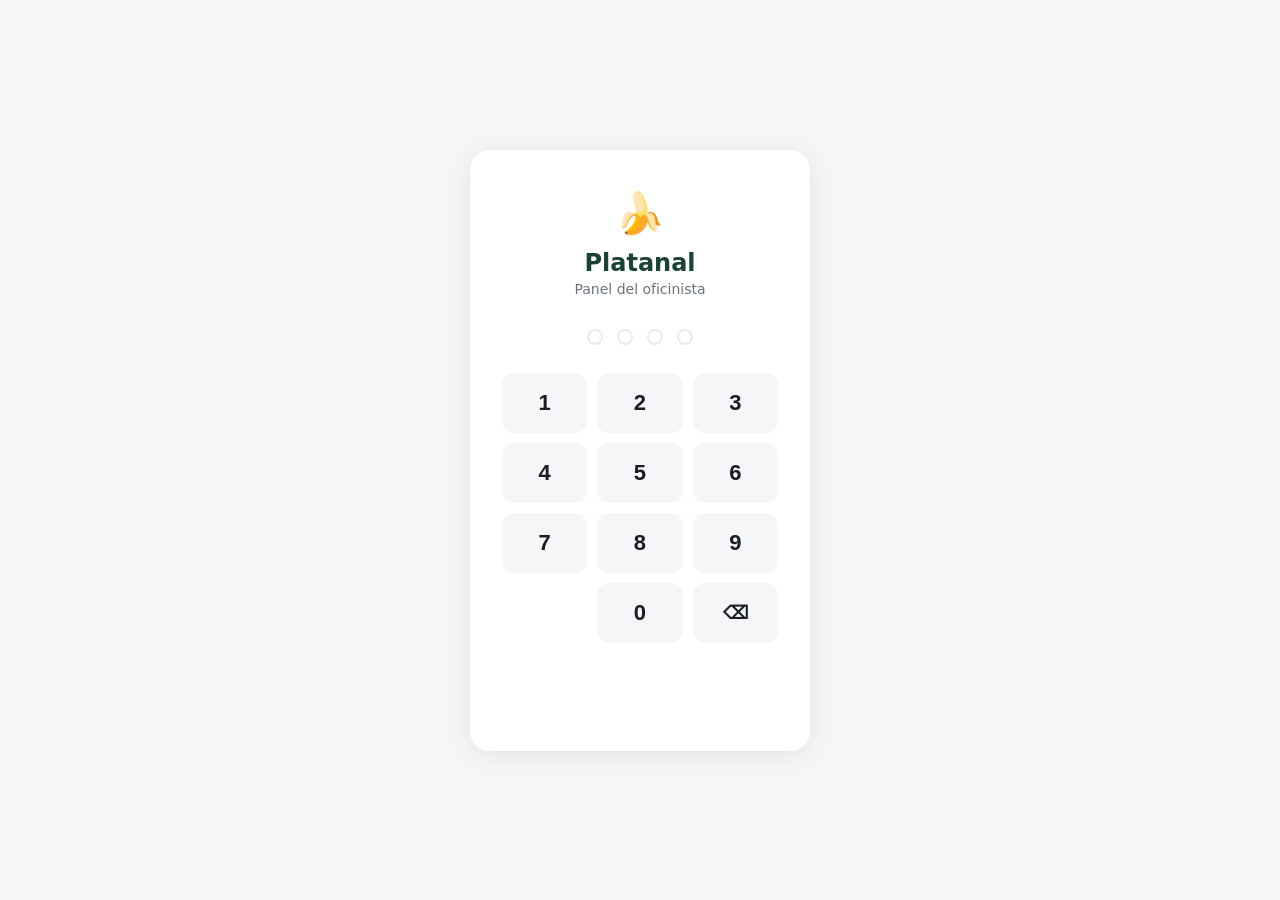
<file: oficinista/index.html>
<!DOCTYPE html>
<html lang="es">
<head>
  <meta charset="UTF-8">
  <meta name="viewport" content="width=device-width, initial-scale=1.0, maximum-scale=1.0">
  <title>Platanal — Oficinista</title>
  <style>
    * { box-sizing: border-box; margin: 0; padding: 0; }
    :root {
      --verde: #1B4332; --verde2: #2D6A4F;
      --fondo: #F4F6F8; --card: #FFFFFF; --texto: #1A1D23;
      --sub: #6B7280; --borde: #E8ECF0; --rojo: #EF4444;
      --azul: #3B82F6;
    }
    body { font-family: 'Segoe UI', system-ui, sans-serif; background: var(--fondo); color: var(--texto); min-height: 100vh; }

    /* ── PIN ── */
    #screen-pin { min-height: 100vh; display: flex; align-items: center; justify-content: center; padding: 20px; }
    .pin-box { background: var(--card); border-radius: 20px; padding: 40px 32px; max-width: 340px; width: 100%; box-shadow: 0 4px 24px rgba(0,0,0,0.08); text-align: center; }
    .pin-logo { font-size: 40px; margin-bottom: 12px; }
    .pin-box h1 { font-size: 24px; font-weight: 800; color: var(--verde); margin-bottom: 4px; }
    .pin-box > p { color: var(--sub); font-size: 14px; margin-bottom: 32px; }
    .pin-dots { display: flex; gap: 14px; justify-content: center; margin-bottom: 28px; }
    .pin-dot { width: 16px; height: 16px; border-radius: 50%; border: 2px solid var(--borde); background: transparent; transition: all 0.15s; }
    .pin-dot.filled { background: var(--verde); border-color: var(--verde); }
    .pin-dot.error { background: var(--rojo); border-color: var(--rojo); }
    .pin-numpad { display: grid; grid-template-columns: repeat(3, 1fr); gap: 10px; margin-bottom: 16px; }
    .pin-key { height: 60px; border-radius: 12px; border: none; background: var(--fondo); font-size: 22px; font-weight: 600; color: var(--texto); cursor: pointer; transition: background 0.1s; -webkit-tap-highlight-color: transparent; }
    .pin-key:active { background: var(--borde); }
    .pin-key.delete { font-size: 18px; }
    .pin-key.empty { background: transparent; cursor: default; pointer-events: none; }
    .pin-error { color: var(--rojo); font-size: 13px; min-height: 20px; }

    /* ── DASHBOARD ── */
    #screen-dashboard { display: none; max-width: 600px; margin: 0 auto; padding: 16px; }
    .dash-header { display: flex; justify-content: space-between; align-items: center; padding: 16px 0 20px; border-bottom: 1px solid var(--borde); margin-bottom: 20px; flex-wrap: wrap; gap: 10px; }
    .dash-header h1 { font-size: 20px; font-weight: 800; color: var(--verde); }
    .dash-header-sub { font-size: 12px; color: var(--sub); margin-top: 2px; }
    .dash-badges { display: flex; gap: 6px; flex-wrap: wrap; }
    .badge { padding: 3px 10px; border-radius: 20px; font-size: 11px; font-weight: 600; }
    .badge-pend { background: #FEF3C7; color: #92400E; }
    .badge-env { background: #D1FAE5; color: #065F46; }

    /* Card */
    .albaran-card { background: var(--card); border-radius: 14px; margin-bottom: 12px; border: 1px solid var(--borde); overflow: hidden; }
    .albaran-card.pendiente { border-color: #A7F3D0; }
    .card-header-row { display: flex; justify-content: space-between; align-items: center; padding: 14px 16px; cursor: pointer; -webkit-tap-highlight-color: transparent; }
    .card-finca { font-size: 15px; font-weight: 700; }
    .card-cosechero { font-size: 12px; color: var(--sub); margin-top: 2px; }
    .card-badge-pend { background: #FEF3C7; color: #92400E; font-size: 11px; font-weight: 600; padding: 3px 10px; border-radius: 20px; white-space: nowrap; }
    .card-badge-env { background: #D1FAE5; color: #065F46; font-size: 11px; font-weight: 600; padding: 3px 10px; border-radius: 20px; white-space: nowrap; }
    .card-body-wrap { padding: 0 16px 16px; }

    /* Grid categorías */
    .cat-grid { display: grid; grid-template-columns: repeat(3, 1fr); gap: 8px; margin-bottom: 12px; }
    .cat-cell { background: var(--fondo); border-radius: 10px; padding: 10px 8px; text-align: center; border: 2px solid transparent; transition: border-color 0.15s; }
    .cat-cell.editada { border-color: #FCA5A5; background: #FEF2F2; }
    .cat-label { font-size: 10px; color: var(--sub); margin-bottom: 4px; text-transform: uppercase; letter-spacing: 0.3px; }
    .cat-valor { font-size: 22px; font-weight: 800; color: var(--texto); width: 60px; border: none; background: transparent; text-align: center; outline: none; padding: 0; border-bottom: 2px dashed transparent; transition: border-color 0.15s; }
    .cat-valor:focus { border-bottom-color: var(--azul); }
    .cat-unit { font-size: 10px; color: var(--sub); margin-top: 2px; }

    /* Total + botones */
    .total-row { background: var(--fondo); border-radius: 8px; padding: 10px 14px; display: flex; justify-content: space-between; align-items: center; margin-bottom: 14px; }
    .total-label { font-size: 13px; color: var(--sub); }
    .total-valor { font-size: 16px; font-weight: 800; color: var(--verde); }
    .card-actions { display: flex; gap: 10px; }
    .btn-enviar { flex: 1; background: var(--verde); color: white; border: none; border-radius: 10px; padding: 14px; font-size: 14px; font-weight: 700; cursor: pointer; transition: background 0.15s; -webkit-tap-highlight-color: transparent; }
    .btn-enviar:active { background: var(--verde2); }
    .btn-enviar:disabled { background: var(--borde); color: var(--sub); cursor: not-allowed; }
    .btn-pendiente { background: #EFF6FF; color: var(--azul); border: none; border-radius: 10px; padding: 14px 18px; font-size: 13px; font-weight: 600; cursor: pointer; -webkit-tap-highlight-color: transparent; line-height: 1.4; }

    /* Toast */
    .toast { position: fixed; bottom: 24px; left: 50%; transform: translateX(-50%); background: var(--verde); color: white; padding: 12px 24px; border-radius: 12px; font-size: 14px; font-weight: 600; box-shadow: 0 4px 20px rgba(0,0,0,0.15); opacity: 0; transition: opacity 0.3s; pointer-events: none; white-space: nowrap; z-index: 1000; }
    .toast.show { opacity: 1; }
    .loading-txt { display: flex; align-items: center; justify-content: center; padding: 40px; color: var(--sub); font-size: 14px; }
  </style>
</head>
<body>

<!-- PANTALLA PIN -->
<div id="screen-pin">
  <div class="pin-box">
    <div class="pin-logo">🍌</div>
    <h1>Platanal</h1>
    <p>Panel del oficinista</p>
    <div class="pin-dots" id="pin-dots">
      <div class="pin-dot"></div>
      <div class="pin-dot"></div>
      <div class="pin-dot"></div>
      <div class="pin-dot"></div>
    </div>
    <div class="pin-numpad">
      <button class="pin-key" onclick="pinKey('1')">1</button>
      <button class="pin-key" onclick="pinKey('2')">2</button>
      <button class="pin-key" onclick="pinKey('3')">3</button>
      <button class="pin-key" onclick="pinKey('4')">4</button>
      <button class="pin-key" onclick="pinKey('5')">5</button>
      <button class="pin-key" onclick="pinKey('6')">6</button>
      <button class="pin-key" onclick="pinKey('7')">7</button>
      <button class="pin-key" onclick="pinKey('8')">8</button>
      <button class="pin-key" onclick="pinKey('9')">9</button>
      <div class="pin-key empty"></div>
      <button class="pin-key" onclick="pinKey('0')">0</button>
      <button class="pin-key delete" onclick="pinDelete()">⌫</button>
    </div>
    <p class="pin-error" id="pin-error"></p>
  </div>
</div>

<!-- PANTALLA DASHBOARD -->
<div id="screen-dashboard">
  <div class="dash-header">
    <div>
      <h1>📋 Albaranes</h1>
      <div class="dash-header-sub" id="dash-sub">Cargando...</div>
    </div>
    <div class="dash-badges">
      <span class="badge badge-pend" id="badge-pend" style="display:none"></span>
      <span class="badge badge-env" id="badge-env" style="display:none"></span>
    </div>
  </div>
  <div id="albaranes-list">
    <div class="loading-txt">Cargando albaranes...</div>
  </div>
</div>

<div class="toast" id="toast"></div>

<script>
const N8N = 'https://n8n-n8n.cvqmib.easypanel.host/webhook';
const PIN_LS_KEY = 'platanal_pin_token';
const PIN_TTL = 30 * 24 * 60 * 60 * 1000;
const KG = { cajas_extra: 10, cajas_mercadona: 16.5, cajas_primera: 18, cajas_segunda: 10, kg_desecho: 1, kg_dedos: 0 };
const CATS = [
  { key: 'cajas_extra',     label: 'Extra',     unit: 'cajas' },
  { key: 'cajas_primera',   label: 'Primera',   unit: 'cajas' },
  { key: 'cajas_mercadona', label: 'Mercadona', unit: 'cajas' },
  { key: 'cajas_segunda',   label: 'Segunda',   unit: 'cajas' },
  { key: 'kg_desecho',      label: 'Desecho',   unit: 'kg'    },
  { key: 'kg_dedos',        label: 'Dedos',     unit: 'cajas' },
];

// ── PIN ──
let pinBuffer = '', pinBloqueado = false, pinIntentos = 0;

function pinKey(d) {
  if (pinBloqueado || pinBuffer.length >= 4) return;
  pinBuffer += d;
  renderDots();
  if (pinBuffer.length === 4) validarPin();
}

function pinDelete() {
  pinBuffer = pinBuffer.slice(0, -1);
  renderDots();
  document.getElementById('pin-error').textContent = '';
}

function renderDots() {
  document.querySelectorAll('.pin-dot').forEach((dot, i) => {
    dot.classList.toggle('filled', i < pinBuffer.length);
    dot.classList.remove('error');
  });
}

async function validarPin() {
  try {
    const r = await fetch(`${N8N}/platanal/validar-pin`, {
      method: 'POST',
      headers: { 'Content-Type': 'application/json' },
      body: JSON.stringify({ pin: pinBuffer })
    });
    const data = await r.json();
    if (data.ok) {
      localStorage.setItem(PIN_LS_KEY, JSON.stringify({ expires: Date.now() + PIN_TTL }));
      pinIntentos = 0;
      mostrarDashboard();
    } else {
      pinIntentos++;
      pinBuffer = '';
      document.querySelectorAll('.pin-dot').forEach(d => { d.classList.remove('filled'); d.classList.add('error'); });
      if (pinIntentos >= 3) {
        pinBloqueado = true;
        document.getElementById('pin-error').textContent = 'Demasiados intentos. Espera 5 minutos.';
        setTimeout(() => { pinBloqueado = false; pinIntentos = 0; document.getElementById('pin-error').textContent = ''; }, 5 * 60 * 1000);
      } else {
        document.getElementById('pin-error').textContent = 'PIN incorrecto';
        setTimeout(() => document.querySelectorAll('.pin-dot').forEach(d => d.classList.remove('error')), 600);
      }
    }
  } catch(e) {
    pinBuffer = '';
    document.getElementById('pin-error').textContent = 'Error de conexión. Reintenta.';
  }
}

function checkPinGuardado() {
  try {
    const s = JSON.parse(localStorage.getItem(PIN_LS_KEY) || 'null');
    return s && s.expires > Date.now();
  } catch(e) { return false; }
}

// ── DASHBOARD ──
let albaranes = [], expandedId = null, pollingTimer = null;

function mostrarDashboard() {
  document.getElementById('screen-pin').style.display = 'none';
  document.getElementById('screen-dashboard').style.display = 'block';
  cargarAlbaranes();
  pollingTimer = setInterval(cargarAlbaranes, 30000);
}

async function cargarAlbaranes() {
  try {
    const r = await fetch(`${N8N}/platanal/albaranes`);
    albaranes = await r.json();
    renderAlbaranes();
    actualizarHeader();
  } catch(e) { console.error('Error cargando albaranes:', e); }
}

function actualizarHeader() {
  const ahora = new Date();
  document.getElementById('dash-sub').textContent =
    ahora.toLocaleDateString('es-ES', { weekday: 'long', day: 'numeric', month: 'long' }) +
    ' · actualizado ' + ahora.toLocaleTimeString('es-ES', { hour: '2-digit', minute: '2-digit' });
  const np = albaranes.filter(a => a.estado === 'pendiente').length;
  const ne = albaranes.filter(a => a.estado === 'enviado').length;
  const bp = document.getElementById('badge-pend');
  const be = document.getElementById('badge-env');
  bp.style.display = np ? 'inline' : 'none';
  bp.textContent = `${np} pendiente${np !== 1 ? 's' : ''}`;
  be.style.display = ne ? 'inline' : 'none';
  be.textContent = `${ne} enviado${ne !== 1 ? 's' : ''}`;
}

function renderAlbaranes() {
  const pend = albaranes.filter(a => a.estado === 'pendiente');
  const env  = albaranes.filter(a => a.estado === 'enviado');
  if (!pend.length && !env.length) {
    document.getElementById('albaranes-list').innerHTML = '<div class="loading-txt">Sin albaranes hoy</div>';
    return;
  }
  if (!expandedId && pend.length) expandedId = pend[0].id;
  document.getElementById('albaranes-list').innerHTML = [...pend, ...env].map(renderCard).join('');
}

function calcKg(a) {
  return Object.entries(KG).reduce((sum, [k, kgUnit]) => sum + (a[k] || 0) * kgUnit, 0);
}

function renderCard(a) {
  const expanded = a.id === expandedId;
  const pend = a.estado === 'pendiente';
  const hora = new Date(a.created_at).toLocaleTimeString('es-ES', { hour: '2-digit', minute: '2-digit' });
  const kg = calcKg(a);
  return `
<div class="albaran-card ${pend ? 'pendiente' : ''}" id="card-${a.id}">
  <div class="card-header-row" onclick="toggleCard('${a.id}')">
    <div>
      <div class="card-finca">${a.finca_nombre}</div>
      <div class="card-cosechero">${a.cosechero_nombre} · ${hora}</div>
    </div>
    <span class="card-badge-${pend ? 'pend' : 'env'}">${pend ? '● Pendiente' : '✓ Enviado'}</span>
  </div>
  ${expanded ? `
  <div class="card-body-wrap">
    <div class="cat-grid">
      ${CATS.map(c => `
      <div class="cat-cell" id="cell-${a.id}-${c.key}">
        <div class="cat-label">${c.label}</div>
        <input class="cat-valor" id="inp-${a.id}-${c.key}" type="number" min="0" inputmode="numeric"
          value="${a[c.key] || 0}" ${!pend ? 'readonly' : ''}
          onblur="guardarCampo('${a.id}','${c.key}',this)"
          onkeydown="if(event.key==='Enter')this.blur()">
        <div class="cat-unit">${c.unit}</div>
      </div>`).join('')}
    </div>
    <div class="total-row">
      <span class="total-label">Total estimado</span>
      <span class="total-valor" id="total-${a.id}">${kg.toLocaleString('es-ES')} kg</span>
    </div>
    ${pend ? `
    <div class="card-actions">
      <button class="btn-enviar" onclick="enviarAlbaran('${a.id}')">✓ Enviar al cosechero</button>
      <button class="btn-pendiente" onclick="toggleCard(null)">Dejar<br>pendiente</button>
    </div>` : ''}
  </div>` : ''}
</div>`;
}

function toggleCard(id) {
  expandedId = expandedId === id ? null : id;
  renderAlbaranes();
}

async function guardarCampo(id, campo, input) {
  const valor = parseFloat(input.value) || 0;
  const a = albaranes.find(x => x.id === id);
  if (!a || a[campo] === valor) return;
  a[campo] = valor;
  document.getElementById(`cell-${id}-${campo}`)?.classList.add('editada');
  const totalEl = document.getElementById(`total-${id}`);
  if (totalEl) totalEl.textContent = calcKg(a).toLocaleString('es-ES') + ' kg';
  try {
    await fetch(`${N8N}/platanal/actualizar-albaran`, {
      method: 'POST',
      headers: { 'Content-Type': 'application/json' },
      body: JSON.stringify({ id, campo, valor })
    });
  } catch(e) { console.error('Error guardando campo:', e); }
}

async function enviarAlbaran(id) {
  const btn = document.querySelector(`#card-${id} .btn-enviar`);
  if (btn) { btn.disabled = true; btn.textContent = 'Enviando...'; }
  try {
    await fetch(`${N8N}/platanal/enviar-albaran`, {
      method: 'POST',
      headers: { 'Content-Type': 'application/json' },
      body: JSON.stringify({ id })
    });
    const a = albaranes.find(x => x.id === id);
    if (a) a.estado = 'enviado';
    expandedId = null;
    renderAlbaranes();
    mostrarToast('✓ Albarán enviado al cosechero');
  } catch(e) {
    if (btn) { btn.disabled = false; btn.textContent = '✓ Enviar al cosechero'; }
    mostrarToast('Error al enviar. Reintenta.');
  }
}

function mostrarToast(msg) {
  const t = document.getElementById('toast');
  t.textContent = msg;
  t.classList.add('show');
  setTimeout(() => t.classList.remove('show'), 3000);
}

// ── INIT ──
if (checkPinGuardado()) {
  mostrarDashboard();
} else {
  document.getElementById('screen-pin').style.display = 'flex';
}
</script>
</body>
</html>
</file>
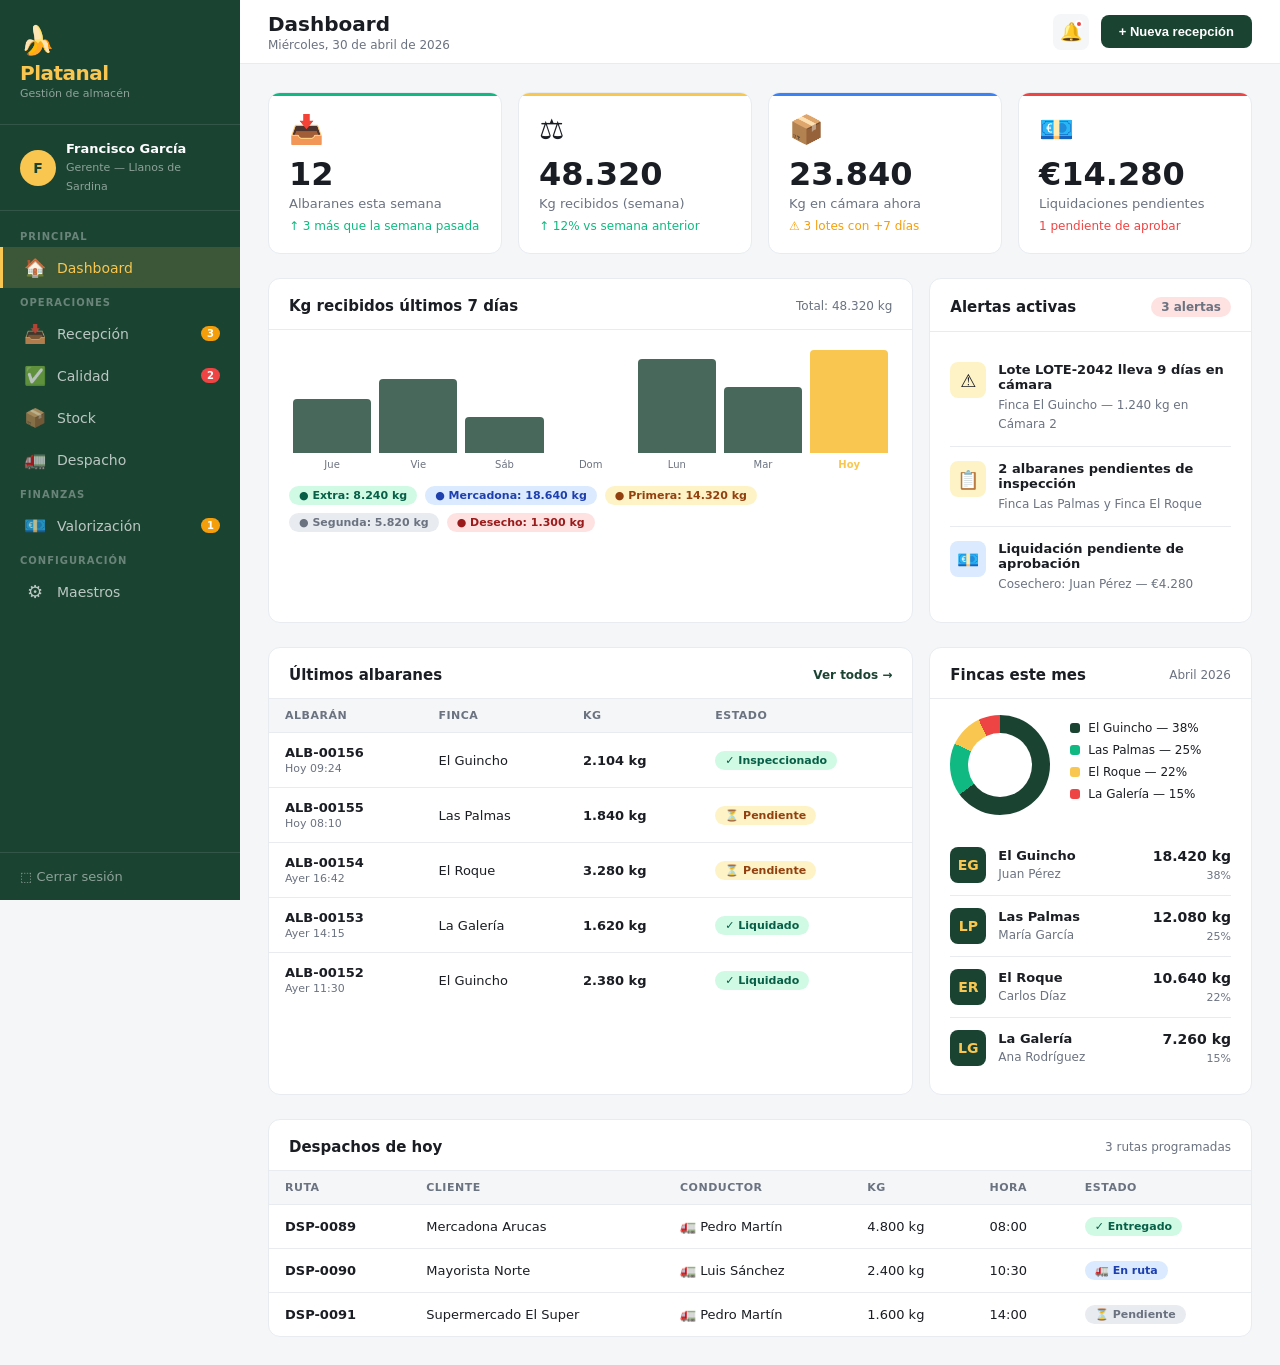
<file: mockup.html>
<!DOCTYPE html>
<html lang="es">
<head>
  <meta charset="UTF-8">
  <meta name="viewport" content="width=device-width, initial-scale=1.0">
  <title>Platanal — Mockup Visual</title>
  <style>
    * { box-sizing: border-box; margin: 0; padding: 0; }
    :root {
      --verde: #1B4332;
      --verde2: #2D6A4F;
      --amarillo: #F9C74F;
      --blanco: #FFFFFF;
      --gris: #F4F6F8;
      --gris2: #E8ECF0;
      --texto: #1A1D23;
      --subtexto: #6B7280;
      --rojo: #EF4444;
      --naranja: #F59E0B;
      --azul: #3B82F6;
      --verde-ok: #10B981;
    }
    body { font-family: 'Segoe UI', system-ui, sans-serif; background: var(--gris); color: var(--texto); display: flex; min-height: 100vh; }

    /* SIDEBAR */
    .sidebar {
      width: 240px;
      background: var(--verde);
      min-height: 100vh;
      display: flex;
      flex-direction: column;
      position: fixed;
      left: 0; top: 0; bottom: 0;
      z-index: 100;
    }
    .sidebar-logo {
      padding: 24px 20px;
      border-bottom: 1px solid rgba(255,255,255,0.1);
    }
    .sidebar-logo .logo-icon { font-size: 28px; }
    .sidebar-logo h1 { color: var(--amarillo); font-size: 20px; font-weight: 800; letter-spacing: -0.5px; margin-top: 4px; }
    .sidebar-logo p { color: rgba(255,255,255,0.5); font-size: 11px; margin-top: 2px; }

    .sidebar-user {
      padding: 16px 20px;
      border-bottom: 1px solid rgba(255,255,255,0.1);
      display: flex;
      align-items: center;
      gap: 10px;
    }
    .avatar {
      width: 36px; height: 36px;
      background: var(--amarillo);
      border-radius: 50%;
      display: flex; align-items: center; justify-content: center;
      font-weight: 700; color: var(--verde); font-size: 14px;
    }
    .sidebar-user-info { flex: 1; }
    .sidebar-user-info strong { color: white; font-size: 13px; display: block; }
    .sidebar-user-info span { color: rgba(255,255,255,0.5); font-size: 11px; }

    .sidebar-nav { flex: 1; padding: 12px 0; overflow-y: auto; }
    .nav-section { padding: 8px 20px 4px; color: rgba(255,255,255,0.35); font-size: 10px; font-weight: 700; text-transform: uppercase; letter-spacing: 1px; }
    .nav-item {
      display: flex; align-items: center; gap: 10px;
      padding: 10px 20px;
      color: rgba(255,255,255,0.7);
      cursor: pointer;
      transition: all 0.15s;
      font-size: 14px;
      border-left: 3px solid transparent;
      margin: 1px 0;
    }
    .nav-item:hover { background: rgba(255,255,255,0.08); color: white; }
    .nav-item.active { background: rgba(249,199,79,0.15); color: var(--amarillo); border-left-color: var(--amarillo); }
    .nav-item .icon { font-size: 18px; width: 24px; text-align: center; }
    .nav-item .badge { margin-left: auto; background: var(--rojo); color: white; font-size: 10px; font-weight: 700; padding: 2px 6px; border-radius: 10px; }
    .nav-item .badge.warn { background: var(--naranja); }

    .sidebar-bottom {
      padding: 16px 20px;
      border-top: 1px solid rgba(255,255,255,0.1);
    }
    .sidebar-bottom a { color: rgba(255,255,255,0.5); font-size: 13px; display: flex; align-items: center; gap: 8px; text-decoration: none; }
    .sidebar-bottom a:hover { color: white; }

    /* MAIN */
    .main { margin-left: 240px; flex: 1; min-height: 100vh; }

    /* TOPBAR */
    .topbar {
      background: white;
      padding: 0 28px;
      height: 64px;
      display: flex;
      align-items: center;
      justify-content: space-between;
      border-bottom: 1px solid var(--gris2);
      position: sticky; top: 0; z-index: 50;
    }
    .topbar h2 { font-size: 20px; font-weight: 700; }
    .topbar-right { display: flex; align-items: center; gap: 12px; }
    .topbar-date { color: var(--subtexto); font-size: 13px; }
    .btn-nuevo {
      background: var(--verde); color: white;
      padding: 9px 18px; border-radius: 8px;
      font-size: 13px; font-weight: 600;
      border: none; cursor: pointer;
      display: flex; align-items: center; gap: 6px;
    }
    .notif { width: 36px; height: 36px; border-radius: 8px; background: var(--gris); display: flex; align-items: center; justify-content: center; cursor: pointer; position: relative; font-size: 18px; }
    .notif-dot { position: absolute; top: 6px; right: 6px; width: 8px; height: 8px; background: var(--rojo); border-radius: 50%; border: 2px solid white; }

    /* CONTENT */
    .content { padding: 28px; }

    /* KPI GRID */
    .kpi-grid { display: grid; grid-template-columns: repeat(4, 1fr); gap: 16px; margin-bottom: 24px; }
    .kpi-card {
      background: white;
      border-radius: 12px;
      padding: 20px;
      border: 1px solid var(--gris2);
      position: relative;
      overflow: hidden;
    }
    .kpi-card::before {
      content: '';
      position: absolute;
      top: 0; left: 0; right: 0;
      height: 3px;
    }
    .kpi-card.verde::before { background: var(--verde-ok); }
    .kpi-card.amarillo::before { background: var(--amarillo); }
    .kpi-card.rojo::before { background: var(--rojo); }
    .kpi-card.azul::before { background: var(--azul); }
    .kpi-icon { font-size: 28px; margin-bottom: 12px; }
    .kpi-value { font-size: 32px; font-weight: 800; color: var(--texto); line-height: 1; }
    .kpi-label { font-size: 13px; color: var(--subtexto); margin-top: 6px; font-weight: 500; }
    .kpi-change { font-size: 12px; margin-top: 8px; display: flex; align-items: center; gap: 4px; }
    .kpi-change.up { color: var(--verde-ok); }
    .kpi-change.down { color: var(--rojo); }
    .kpi-change.warn { color: var(--naranja); }

    /* GRID 2 COL */
    .grid-2 { display: grid; grid-template-columns: 2fr 1fr; gap: 16px; margin-bottom: 24px; }
    .grid-3 { display: grid; grid-template-columns: 1fr 1fr 1fr; gap: 16px; margin-bottom: 24px; }

    /* CARD */
    .card {
      background: white;
      border-radius: 12px;
      border: 1px solid var(--gris2);
      overflow: hidden;
    }
    .card-header {
      padding: 18px 20px 14px;
      display: flex;
      align-items: center;
      justify-content: space-between;
      border-bottom: 1px solid var(--gris2);
    }
    .card-header h3 { font-size: 15px; font-weight: 700; }
    .card-header span { font-size: 12px; color: var(--subtexto); }
    .card-body { padding: 20px; }

    /* CHART FAKE */
    .chart-bar-container { display: flex; align-items: flex-end; gap: 8px; height: 120px; padding: 0 4px; }
    .chart-bar-wrap { flex: 1; display: flex; flex-direction: column; align-items: center; gap: 6px; height: 100%; justify-content: flex-end; }
    .chart-bar { width: 100%; background: var(--verde); border-radius: 4px 4px 0 0; opacity: 0.8; transition: opacity 0.2s; }
    .chart-bar:hover { opacity: 1; }
    .chart-bar.hoy { background: var(--amarillo); opacity: 1; }
    .chart-label { font-size: 10px; color: var(--subtexto); }

    /* TABLE */
    table { width: 100%; border-collapse: collapse; }
    th { padding: 10px 16px; text-align: left; font-size: 11px; font-weight: 700; text-transform: uppercase; color: var(--subtexto); letter-spacing: 0.5px; background: var(--gris); border-bottom: 1px solid var(--gris2); }
    td { padding: 12px 16px; font-size: 13px; border-bottom: 1px solid var(--gris2); vertical-align: middle; }
    tr:last-child td { border-bottom: none; }
    tr:hover td { background: #FAFBFC; }

    /* BADGE */
    .badge { display: inline-flex; align-items: center; gap: 4px; padding: 3px 10px; border-radius: 20px; font-size: 11px; font-weight: 600; }
    .badge-verde { background: #D1FAE5; color: #065F46; }
    .badge-amarillo { background: #FEF3C7; color: #92400E; }
    .badge-rojo { background: #FEE2E2; color: #991B1B; }
    .badge-azul { background: #DBEAFE; color: #1E40AF; }
    .badge-gris { background: var(--gris2); color: var(--subtexto); }

    /* ALERTAS */
    .alerta-item {
      display: flex; align-items: flex-start; gap: 12px;
      padding: 14px 0;
      border-bottom: 1px solid var(--gris2);
    }
    .alerta-item:last-child { border-bottom: none; }
    .alerta-icon { width: 36px; height: 36px; border-radius: 8px; display: flex; align-items: center; justify-content: center; font-size: 18px; flex-shrink: 0; }
    .alerta-icon.warn { background: #FEF3C7; }
    .alerta-icon.info { background: #DBEAFE; }
    .alerta-icon.ok { background: #D1FAE5; }
    .alerta-text strong { font-size: 13px; display: block; margin-bottom: 2px; }
    .alerta-text span { font-size: 12px; color: var(--subtexto); }

    /* DONUT FAKE */
    .donut-wrap { display: flex; align-items: center; gap: 20px; }
    .donut { width: 100px; height: 100px; border-radius: 50%; background: conic-gradient(var(--verde) 0% 65%, var(--verde-ok) 65% 82%, var(--amarillo) 82% 93%, var(--rojo) 93% 100%); position: relative; flex-shrink: 0; }
    .donut::after { content: ''; position: absolute; top: 18px; left: 18px; right: 18px; bottom: 18px; background: white; border-radius: 50%; }
    .donut-labels { flex: 1; }
    .donut-label { display: flex; align-items: center; gap: 8px; margin-bottom: 8px; font-size: 12px; }
    .donut-dot { width: 10px; height: 10px; border-radius: 3px; flex-shrink: 0; }

    /* FINCA ROW */
    .finca-row { display: flex; align-items: center; gap: 12px; padding: 12px 0; border-bottom: 1px solid var(--gris2); }
    .finca-row:last-child { border-bottom: none; }
    .finca-avatar { width: 36px; height: 36px; border-radius: 8px; background: var(--verde); color: var(--amarillo); display: flex; align-items: center; justify-content: center; font-weight: 700; font-size: 14px; flex-shrink: 0; }
    .finca-info { flex: 1; }
    .finca-info strong { font-size: 13px; display: block; }
    .finca-info span { font-size: 12px; color: var(--subtexto); }
    .finca-kg { text-align: right; }
    .finca-kg strong { font-size: 14px; display: block; }
    .finca-kg span { font-size: 11px; color: var(--subtexto); }
    .finca-bar-wrap { width: 60px; }
    .finca-bar-bg { height: 4px; background: var(--gris2); border-radius: 2px; }
    .finca-bar-fill { height: 4px; background: var(--verde); border-radius: 2px; }

    /* TABS */
    .tabs-demo { display: flex; gap: 4px; padding: 16px 20px 0; border-bottom: 1px solid var(--gris2); background: white; }
    .tab-demo { padding: 8px 16px; font-size: 13px; font-weight: 600; color: var(--subtexto); cursor: pointer; border-bottom: 2px solid transparent; }
    .tab-demo.active { color: var(--verde); border-bottom-color: var(--verde); }
  </style>
</head>
<body>

  <!-- SIDEBAR -->
  <div class="sidebar">
    <div class="sidebar-logo">
      <div class="logo-icon">🍌</div>
      <h1>Platanal</h1>
      <p>Gestión de almacén</p>
    </div>

    <div class="sidebar-user">
      <div class="avatar">F</div>
      <div class="sidebar-user-info">
        <strong>Francisco García</strong>
        <span>Gerente — Llanos de Sardina</span>
      </div>
    </div>

    <div class="sidebar-nav">
      <div class="nav-section">Principal</div>
      <div class="nav-item active" onclick="showSection('dashboard')">
        <span class="icon">🏠</span> Dashboard
      </div>

      <div class="nav-section">Operaciones</div>
      <div class="nav-item" onclick="showSection('recepcion')">
        <span class="icon">📥</span> Recepción
        <span class="badge warn">3</span>
      </div>
      <div class="nav-item" onclick="showSection('calidad')">
        <span class="icon">✅</span> Calidad
        <span class="badge">2</span>
      </div>
      <div class="nav-item" onclick="showSection('stock')">
        <span class="icon">📦</span> Stock
      </div>
      <div class="nav-item" onclick="showSection('despacho')">
        <span class="icon">🚛</span> Despacho
      </div>

      <div class="nav-section">Finanzas</div>
      <div class="nav-item" onclick="showSection('valorizacion')">
        <span class="icon">💶</span> Valorización
        <span class="badge warn">1</span>
      </div>

      <div class="nav-section">Configuración</div>
      <div class="nav-item" onclick="showSection('maestros')">
        <span class="icon">⚙️</span> Maestros
      </div>
    </div>

    <div class="sidebar-bottom">
      <a href="#">⬚ Cerrar sesión</a>
    </div>
  </div>

  <!-- MAIN -->
  <div class="main">

    <!-- TOPBAR -->
    <div class="topbar">
      <div>
        <h2 id="page-title">Dashboard</h2>
        <div style="font-size:12px;color:var(--subtexto);margin-top:2px">Miércoles, 30 de abril de 2026</div>
      </div>
      <div class="topbar-right">
        <div class="notif">🔔<div class="notif-dot"></div></div>
        <button class="btn-nuevo" id="btn-nuevo" onclick="alert('Abrir formulario de nueva recepción')">+ Nueva recepción</button>
      </div>
    </div>

    <!-- DASHBOARD -->
    <div class="content" id="section-dashboard">

      <!-- KPIs -->
      <div class="kpi-grid">
        <div class="kpi-card verde">
          <div class="kpi-icon">📥</div>
          <div class="kpi-value">12</div>
          <div class="kpi-label">Albaranes esta semana</div>
          <div class="kpi-change up">↑ 3 más que la semana pasada</div>
        </div>
        <div class="kpi-card amarillo">
          <div class="kpi-icon">⚖️</div>
          <div class="kpi-value">48.320</div>
          <div class="kpi-label">Kg recibidos (semana)</div>
          <div class="kpi-change up">↑ 12% vs semana anterior</div>
        </div>
        <div class="kpi-card azul">
          <div class="kpi-icon">📦</div>
          <div class="kpi-value">23.840</div>
          <div class="kpi-label">Kg en cámara ahora</div>
          <div class="kpi-change warn">⚠ 3 lotes con +7 días</div>
        </div>
        <div class="kpi-card rojo">
          <div class="kpi-icon">💶</div>
          <div class="kpi-value">€14.280</div>
          <div class="kpi-label">Liquidaciones pendientes</div>
          <div class="kpi-change down">1 pendiente de aprobar</div>
        </div>
      </div>

      <!-- CHARTS + ALERTS -->
      <div class="grid-2">
        <!-- CHART -->
        <div class="card">
          <div class="card-header">
            <h3>Kg recibidos últimos 7 días</h3>
            <span>Total: 48.320 kg</span>
          </div>
          <div class="card-body">
            <div class="chart-bar-container">
              <div class="chart-bar-wrap"><div class="chart-bar" style="height:45%"></div><div class="chart-label">Jue</div></div>
              <div class="chart-bar-wrap"><div class="chart-bar" style="height:62%"></div><div class="chart-label">Vie</div></div>
              <div class="chart-bar-wrap"><div class="chart-bar" style="height:30%"></div><div class="chart-label">Sáb</div></div>
              <div class="chart-bar-wrap"><div class="chart-bar" style="height:0%"></div><div class="chart-label">Dom</div></div>
              <div class="chart-bar-wrap"><div class="chart-bar" style="height:78%"></div><div class="chart-label">Lun</div></div>
              <div class="chart-bar-wrap"><div class="chart-bar" style="height:55%"></div><div class="chart-label">Mar</div></div>
              <div class="chart-bar-wrap hoy"><div class="chart-bar hoy" style="height:88%"></div><div class="chart-label" style="color:var(--amarillo);font-weight:700">Hoy</div></div>
            </div>
            <div style="display:flex;gap:8px;margin-top:16px;flex-wrap:wrap">
              <span class="badge badge-verde">● Extra: 8.240 kg</span>
              <span class="badge badge-azul">● Mercadona: 18.640 kg</span>
              <span class="badge badge-amarillo">● Primera: 14.320 kg</span>
              <span class="badge badge-gris">● Segunda: 5.820 kg</span>
              <span class="badge badge-rojo">● Desecho: 1.300 kg</span>
            </div>
          </div>
        </div>

        <!-- ALERTAS -->
        <div class="card">
          <div class="card-header">
            <h3>Alertas activas</h3>
            <span class="badge badge-rojo">3 alertas</span>
          </div>
          <div class="card-body" style="padding:16px 20px">
            <div class="alerta-item">
              <div class="alerta-icon warn">⚠️</div>
              <div class="alerta-text">
                <strong>Lote LOTE-2042 lleva 9 días en cámara</strong>
                <span>Finca El Guincho — 1.240 kg en Cámara 2</span>
              </div>
            </div>
            <div class="alerta-item">
              <div class="alerta-icon warn">📋</div>
              <div class="alerta-text">
                <strong>2 albaranes pendientes de inspección</strong>
                <span>Finca Las Palmas y Finca El Roque</span>
              </div>
            </div>
            <div class="alerta-item">
              <div class="alerta-icon info">💶</div>
              <div class="alerta-text">
                <strong>Liquidación pendiente de aprobación</strong>
                <span>Cosechero: Juan Pérez — €4.280</span>
              </div>
            </div>
          </div>
        </div>
      </div>

      <!-- TABLA + FINCAS -->
      <div class="grid-2">
        <!-- ÚLTIMOS ALBARANES -->
        <div class="card">
          <div class="card-header">
            <h3>Últimos albaranes</h3>
            <a href="#" style="font-size:12px;color:var(--verde);text-decoration:none;font-weight:600">Ver todos →</a>
          </div>
          <table>
            <thead>
              <tr>
                <th>Albarán</th>
                <th>Finca</th>
                <th>Kg</th>
                <th>Estado</th>
              </tr>
            </thead>
            <tbody>
              <tr>
                <td><strong>ALB-00156</strong><br><span style="font-size:11px;color:var(--subtexto)">Hoy 09:24</span></td>
                <td>El Guincho</td>
                <td><strong>2.104 kg</strong></td>
                <td><span class="badge badge-verde">✓ Inspeccionado</span></td>
              </tr>
              <tr>
                <td><strong>ALB-00155</strong><br><span style="font-size:11px;color:var(--subtexto)">Hoy 08:10</span></td>
                <td>Las Palmas</td>
                <td><strong>1.840 kg</strong></td>
                <td><span class="badge badge-amarillo">⏳ Pendiente</span></td>
              </tr>
              <tr>
                <td><strong>ALB-00154</strong><br><span style="font-size:11px;color:var(--subtexto)">Ayer 16:42</span></td>
                <td>El Roque</td>
                <td><strong>3.280 kg</strong></td>
                <td><span class="badge badge-amarillo">⏳ Pendiente</span></td>
              </tr>
              <tr>
                <td><strong>ALB-00153</strong><br><span style="font-size:11px;color:var(--subtexto)">Ayer 14:15</span></td>
                <td>La Galería</td>
                <td><strong>1.620 kg</strong></td>
                <td><span class="badge badge-verde">✓ Liquidado</span></td>
              </tr>
              <tr>
                <td><strong>ALB-00152</strong><br><span style="font-size:11px;color:var(--subtexto)">Ayer 11:30</span></td>
                <td>El Guincho</td>
                <td><strong>2.380 kg</strong></td>
                <td><span class="badge badge-verde">✓ Liquidado</span></td>
              </tr>
            </tbody>
          </table>
        </div>

        <!-- FINCAS TOP -->
        <div class="card">
          <div class="card-header">
            <h3>Fincas este mes</h3>
            <span>Abril 2026</span>
          </div>
          <div class="card-body" style="padding:16px 20px">

            <div style="margin-bottom:20px">
              <div class="donut-wrap">
                <div class="donut"></div>
                <div class="donut-labels">
                  <div class="donut-label"><div class="donut-dot" style="background:var(--verde)"></div><span>El Guincho — 38%</span></div>
                  <div class="donut-label"><div class="donut-dot" style="background:var(--verde-ok)"></div><span>Las Palmas — 25%</span></div>
                  <div class="donut-label"><div class="donut-dot" style="background:var(--amarillo)"></div><span>El Roque — 22%</span></div>
                  <div class="donut-label"><div class="donut-dot" style="background:var(--rojo)"></div><span>La Galería — 15%</span></div>
                </div>
              </div>
            </div>

            <div class="finca-row">
              <div class="finca-avatar">EG</div>
              <div class="finca-info"><strong>El Guincho</strong><span>Juan Pérez</span></div>
              <div class="finca-kg"><strong>18.420 kg</strong><span>38%</span></div>
            </div>
            <div class="finca-row">
              <div class="finca-avatar">LP</div>
              <div class="finca-info"><strong>Las Palmas</strong><span>María García</span></div>
              <div class="finca-kg"><strong>12.080 kg</strong><span>25%</span></div>
            </div>
            <div class="finca-row">
              <div class="finca-avatar">ER</div>
              <div class="finca-info"><strong>El Roque</strong><span>Carlos Díaz</span></div>
              <div class="finca-kg"><strong>10.640 kg</strong><span>22%</span></div>
            </div>
            <div class="finca-row">
              <div class="finca-avatar">LG</div>
              <div class="finca-info"><strong>La Galería</strong><span>Ana Rodríguez</span></div>
              <div class="finca-kg"><strong>7.260 kg</strong><span>15%</span></div>
            </div>
          </div>
        </div>
      </div>

      <!-- DESPACHOS HOY -->
      <div class="card" style="margin-bottom:0">
        <div class="card-header">
          <h3>Despachos de hoy</h3>
          <span>3 rutas programadas</span>
        </div>
        <table>
          <thead>
            <tr><th>Ruta</th><th>Cliente</th><th>Conductor</th><th>Kg</th><th>Hora</th><th>Estado</th></tr>
          </thead>
          <tbody>
            <tr>
              <td><strong>DSP-0089</strong></td>
              <td>Mercadona Arucas</td>
              <td>🚛 Pedro Martín</td>
              <td>4.800 kg</td>
              <td>08:00</td>
              <td><span class="badge badge-verde">✓ Entregado</span></td>
            </tr>
            <tr>
              <td><strong>DSP-0090</strong></td>
              <td>Mayorista Norte</td>
              <td>🚛 Luis Sánchez</td>
              <td>2.400 kg</td>
              <td>10:30</td>
              <td><span class="badge badge-azul">🚛 En ruta</span></td>
            </tr>
            <tr>
              <td><strong>DSP-0091</strong></td>
              <td>Supermercado El Super</td>
              <td>🚛 Pedro Martín</td>
              <td>1.600 kg</td>
              <td>14:00</td>
              <td><span class="badge badge-gris">⏳ Pendiente</span></td>
            </tr>
          </tbody>
        </table>
      </div>

    </div>

    <!-- OTRAS SECCIONES (placeholder) -->
    <div class="content" id="section-recepcion" style="display:none">
      <div class="card" style="padding:60px;text-align:center">
        <div style="font-size:48px;margin-bottom:16px">📥</div>
        <h2>Módulo Recepción</h2>
        <p style="color:var(--subtexto);margin-top:8px">Lista de albaranes + formulario de nueva recepción</p>
      </div>
    </div>
    <div class="content" id="section-calidad" style="display:none">
      <div class="card" style="padding:60px;text-align:center">
        <div style="font-size:48px;margin-bottom:16px">✅</div>
        <h2>Módulo Calidad</h2>
        <p style="color:var(--subtexto);margin-top:8px">Inspecciones pendientes + registro de calidad por lote</p>
      </div>
    </div>
    <div class="content" id="section-stock" style="display:none">
      <div class="card" style="padding:60px;text-align:center">
        <div style="font-size:48px;margin-bottom:16px">📦</div>
        <h2>Módulo Stock</h2>
        <p style="color:var(--subtexto);margin-top:8px">Lotes en cámara, kg actuales, alertas de antigüedad</p>
      </div>
    </div>
    <div class="content" id="section-despacho" style="display:none">
      <div class="card" style="padding:60px;text-align:center">
        <div style="font-size:48px;margin-bottom:16px">🚛</div>
        <h2>Módulo Despacho</h2>
        <p style="color:var(--subtexto);margin-top:8px">Pedidos, rutas, conductores y confirmación de entrega</p>
      </div>
    </div>
    <div class="content" id="section-valorizacion" style="display:none">
      <div class="card" style="padding:60px;text-align:center">
        <div style="font-size:48px;margin-bottom:16px">💶</div>
        <h2>Módulo Valorización</h2>
        <p style="color:var(--subtexto);margin-top:8px">Liquidaciones por cosechero, cálculo automático, aprobación</p>
      </div>
    </div>
    <div class="content" id="section-maestros" style="display:none">
      <div class="card" style="padding:60px;text-align:center">
        <div style="font-size:48px;margin-bottom:16px">⚙️</div>
        <h2>Módulo Maestros</h2>
        <p style="color:var(--subtexto);margin-top:8px">Fincas, cosecheros, clientes, conductores, tarifas</p>
      </div>
    </div>

  </div>

  <script>
    const titles = { dashboard:'Dashboard', recepcion:'Recepción', calidad:'Control de Calidad', stock:'Stock en Almacén', despacho:'Despacho', valorizacion:'Valorización', maestros:'Datos Maestros' };
    const btnTexts = { dashboard:'+ Nueva recepción', recepcion:'+ Nueva recepción', calidad:'+ Nueva inspección', stock:'', despacho:'+ Nuevo despacho', valorizacion:'+ Nueva liquidación', maestros:'+ Nuevo registro' };

    function showSection(name) {
      document.querySelectorAll('[id^="section-"]').forEach(el => el.style.display = 'none');
      document.getElementById('section-' + name).style.display = 'block';
      document.getElementById('page-title').textContent = titles[name];
      document.getElementById('btn-nuevo').textContent = btnTexts[name];
      document.querySelectorAll('.nav-item').forEach(el => el.classList.remove('active'));
      event.currentTarget.classList.add('active');
    }
  </script>
</body>
</html>
</file>
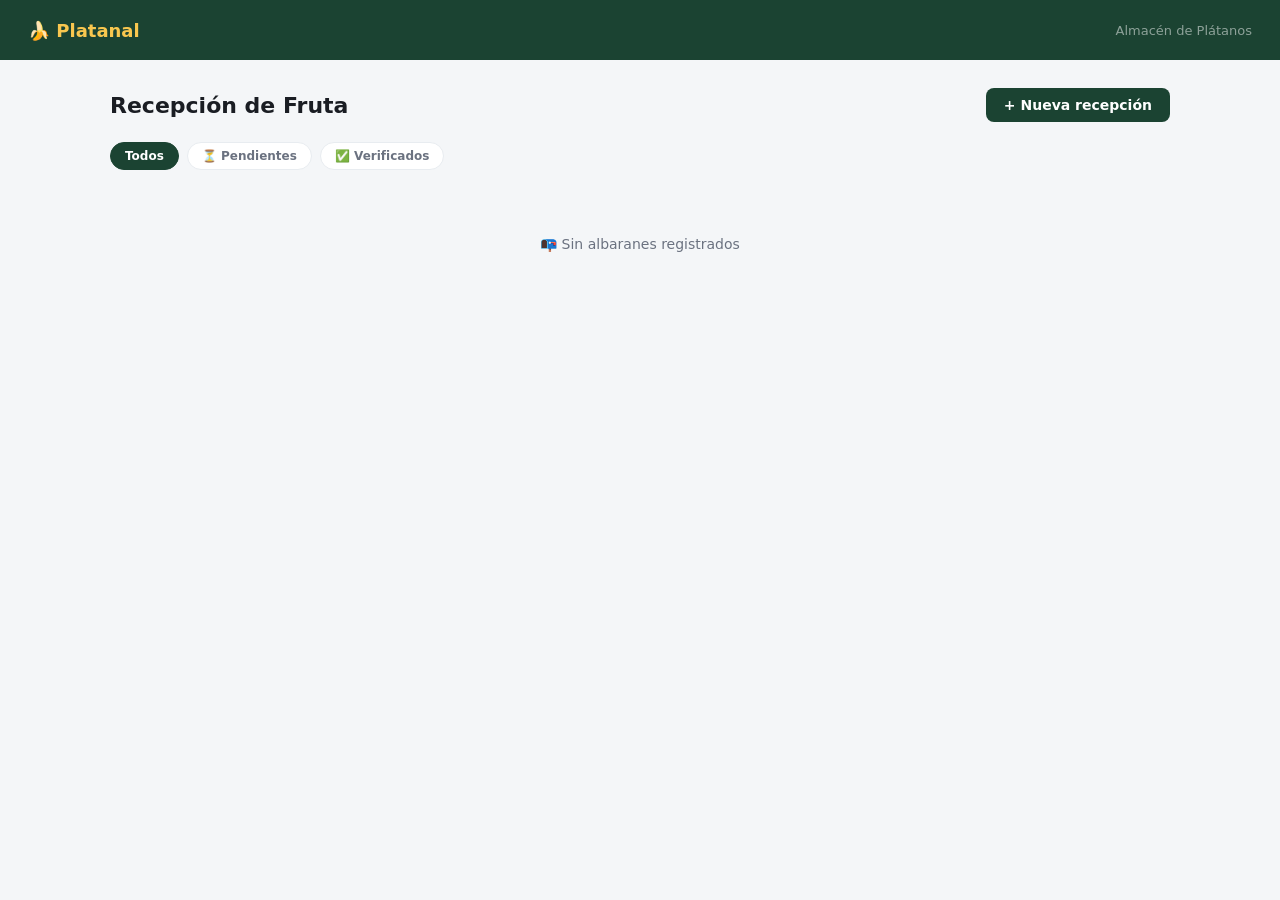
<file: recepcion.html>
<!DOCTYPE html>
<html lang="es">
<head>
  <meta charset="UTF-8">
  <meta name="viewport" content="width=device-width, initial-scale=1.0">
  <title>Recepción — Platanal</title>
  <style>
    :root { --verde:#1B4332;--amarillo:#F9C74F;--gris:#F4F6F8;--gris2:#E8ECF0;--texto:#1A1D23;--subtexto:#6B7280;--rojo:#EF4444;--verde-ok:#10B981;--naranja:#F59E0B; }
    *{box-sizing:border-box;margin:0;padding:0;}
    body{font-family:'Segoe UI',system-ui,sans-serif;background:var(--gris);color:var(--texto);}
    nav{background:var(--verde);height:60px;display:flex;align-items:center;padding:0 28px;gap:20px;position:sticky;top:0;z-index:100;}
    nav .logo{color:var(--amarillo);font-size:18px;font-weight:800;text-decoration:none;}
    nav span{color:rgba(255,255,255,0.5);font-size:13px;margin-left:auto;}
    .container{max-width:1100px;margin:0 auto;padding:28px 20px;}
    .page-header{display:flex;align-items:center;justify-content:space-between;margin-bottom:20px;}
    .page-header h1{font-size:22px;font-weight:700;}
    .card{background:white;border-radius:12px;border:1px solid var(--gris2);margin-bottom:16px;overflow:hidden;}
    .card-header{padding:16px 20px;border-bottom:1px solid var(--gris2);display:flex;align-items:center;justify-content:space-between;}
    .card-header h3{font-size:14px;font-weight:700;}
    .card-body{padding:20px;}
    .btn{display:inline-flex;align-items:center;gap:6px;padding:9px 18px;border-radius:8px;font-size:14px;font-weight:600;cursor:pointer;border:none;font-family:inherit;text-decoration:none;transition:opacity 0.15s;}
    .btn:hover{opacity:0.88;}
    .btn-primary{background:var(--verde);color:white;}
    .btn-secondary{background:var(--gris2);color:var(--texto);}
    .btn-success{background:var(--verde-ok);color:white;font-size:15px;padding:13px 28px;}
    .btn-success:disabled{opacity:0.4;cursor:not-allowed;}
    .btn-sm{padding:5px 12px;font-size:12px;}
    .form-group{margin-bottom:14px;}
    label{display:block;font-size:12px;font-weight:600;margin-bottom:5px;color:#374151;}
    input,select,textarea{width:100%;padding:9px 12px;border:1.5px solid var(--gris2);border-radius:8px;font-size:14px;font-family:inherit;transition:border-color 0.15s;}
    input:focus,select:focus,textarea:focus{outline:none;border-color:var(--verde);box-shadow:0 0 0 3px rgba(27,67,50,0.08);}
    textarea{resize:vertical;min-height:70px;}
    .form-row{display:grid;grid-template-columns:repeat(auto-fit,minmax(160px,1fr));gap:14px;}
    .marca-item{background:white;border-radius:12px;border:1px solid var(--gris2);padding:16px 20px;margin-bottom:10px;display:flex;align-items:center;gap:16px;transition:box-shadow 0.15s;}
    .marca-item.pendiente{border-left:4px solid var(--naranja);}
    .marca-item.verificada{border-left:4px solid var(--verde-ok);}
    .marca-num{font-size:16px;font-weight:800;color:var(--verde);min-width:110px;}
    .marca-info{flex:1;}
    .marca-info strong{font-size:14px;display:block;}
    .marca-info span{font-size:12px;color:var(--subtexto);}
    .marca-kg{text-align:right;min-width:90px;}
    .marca-kg strong{font-size:15px;display:block;}
    .marca-actions{display:flex;gap:8px;}
    .badge{display:inline-flex;align-items:center;padding:3px 10px;border-radius:20px;font-size:11px;font-weight:600;}
    .badge-ok{background:#D1FAE5;color:#065F46;}
    .badge-pend{background:#FEF3C7;color:#92400E;}
    .grid-2{display:grid;grid-template-columns:1fr 1fr;gap:20px;}
    @media(max-width:768px){.grid-2{grid-template-columns:1fr;}}
    .kg-row{display:grid;grid-template-columns:2fr 1fr 1fr;gap:10px;align-items:center;margin-bottom:8px;}
    .kg-header{display:grid;grid-template-columns:2fr 1fr 1fr;gap:10px;margin-bottom:6px;}
    .kg-header span{font-size:11px;font-weight:700;color:var(--subtexto);text-transform:uppercase;}
    .kg-label{font-size:13px;font-weight:600;}
    .total-bar{background:var(--verde);color:white;border-radius:8px;padding:13px 18px;display:flex;justify-content:space-between;margin-top:12px;}
    .total-bar strong{font-size:18px;}
    .albaran{border:2px solid var(--verde);border-radius:10px;padding:20px;font-size:13px;}
    .albaran-top{text-align:center;border-bottom:2px solid #000;padding-bottom:10px;margin-bottom:14px;}
    .albaran-top h2{font-size:14px;font-weight:700;}
    .albaran-top p{font-size:11px;color:#555;}
    .albaran-meta{display:grid;grid-template-columns:1fr 1fr;gap:6px;margin-bottom:12px;font-size:12px;}
    .albaran-meta strong{color:var(--verde);}
    .albaran-proveedor{background:#f0f7f4;padding:8px 10px;border-radius:6px;margin-bottom:10px;font-size:12px;}
    .albaran-table{width:100%;border-collapse:collapse;font-size:12px;margin-bottom:10px;}
    .albaran-table th{background:#f5f5f5;padding:5px 8px;text-align:left;border:1px solid #ddd;font-weight:600;}
    .albaran-table td{padding:5px 8px;border:1px solid #ddd;text-align:right;}
    .albaran-table td:first-child{text-align:left;}
    .albaran-table .total td{font-weight:700;background:#f9f9f9;}
    .check-item{display:flex;align-items:center;gap:10px;padding:10px 0;border-bottom:1px solid var(--gris2);cursor:pointer;}
    .check-item:last-child{border-bottom:none;}
    .check-item input{width:18px;height:18px;accent-color:var(--verde);cursor:pointer;flex-shrink:0;}
    .check-item label{font-size:13px;cursor:pointer;flex:1;}
    .check-item.done label{color:var(--verde-ok);}
    #loading{position:fixed;inset:0;background:rgba(255,255,255,0.85);display:none;align-items:center;justify-content:center;z-index:999;}
    .spinner{width:40px;height:40px;border:4px solid var(--gris2);border-top-color:var(--verde);border-radius:50%;animation:spin 0.7s linear infinite;}
    @keyframes spin{to{transform:rotate(360deg);}}
    .alert{padding:12px 16px;border-radius:8px;margin-bottom:14px;font-size:13px;font-weight:500;display:none;}
    .alert-ok{background:#D1FAE5;color:#065F46;border:1px solid #A7F3D0;}
    .alert-err{background:#FEE2E2;color:#991B1B;border:1px solid #FECACA;}
    .send-panel{position:sticky;bottom:20px;background:white;border:2px solid var(--gris2);border-radius:12px;padding:18px 24px;display:flex;align-items:center;justify-content:space-between;box-shadow:0 8px 24px rgba(0,0,0,0.1);}
    .send-panel-info strong{font-size:15px;display:block;}
    .send-panel-info span{font-size:13px;color:var(--subtexto);}
    .filtros{display:flex;gap:8px;margin-bottom:16px;flex-wrap:wrap;}
    .filtro-btn{padding:6px 14px;border-radius:20px;font-size:12px;font-weight:600;border:1.5px solid var(--gris2);background:white;cursor:pointer;color:var(--subtexto);font-family:inherit;}
    .filtro-btn.active{background:var(--verde);color:white;border-color:var(--verde);}
    .view{display:none;}
    .view.active{display:block;}
    .empty{text-align:center;padding:50px;color:var(--subtexto);font-size:14px;}
  </style>
</head>
<body>

<nav>
  <a href="/" class="logo">🍌 Platanal</a>
  <span>Almacén de Plátanos</span>
</nav>

<div id="loading"><div class="spinner"></div></div>

<!-- LISTA -->
<div class="view active" id="view-lista">
  <div class="container">
    <div class="page-header">
      <h1>Recepción de Fruta</h1>
      <button class="btn btn-primary" onclick="showView('nuevo')">+ Nueva recepción</button>
    </div>
    <div id="alert-lista" class="alert"></div>
    <div class="filtros">
      <button class="filtro-btn active" onclick="filtrar('todos',this)">Todos</button>
      <button class="filtro-btn" onclick="filtrar('confirmado',this)">⏳ Pendientes</button>
      <button class="filtro-btn" onclick="filtrar('inspeccionado',this)">✅ Verificados</button>
    </div>
    <div id="lista-marcas"><div class="empty">Cargando...</div></div>
  </div>
</div>

<!-- NUEVO -->
<div class="view" id="view-nuevo">
  <div class="container">
    <div class="page-header">
      <h1>Nueva Recepción</h1>
      <button class="btn btn-secondary" onclick="showView('lista')">← Volver</button>
    </div>
    <div id="alert-nuevo" class="alert"></div>
    <div class="grid-2">
      <div>
        <div class="card">
          <div class="card-header"><h3>Datos de la entrega</h3></div>
          <div class="card-body">
            <div class="form-row">
              <div class="form-group"><label>Fecha *</label><input type="date" id="n-fecha"></div>
              <div class="form-group"><label>Semana</label><input type="number" id="n-semana" min="1" max="53"></div>
            </div>
            <div class="form-group"><label>Finca *</label><select id="n-finca" onchange="onFincaChange()"><option value="">— Cargando... —</option></select></div>
            <div class="form-group"><label>Cosechero *</label><select id="n-cosechero"><option value="">— Selecciona finca primero —</option></select></div>
            <div class="form-group"><label>Nº de racimos *</label><input type="number" id="n-racimos" min="0" placeholder="0" oninput="calcular()"></div>
          </div>
        </div>
        <div class="card">
          <div class="card-header"><h3>Calidades recibidas</h3></div>
          <div class="card-body">
            <div class="kg-header"><span>Calidad</span><span>Cajas</span><span>Kg</span></div>
            <div class="kg-row"><span class="kg-label">Extra (10 kg)</span><input type="number" id="n-cajas-extra" min="0" placeholder="0" oninput="calcKg('extra',10)"><input type="number" id="n-kg-extra" min="0" placeholder="0" oninput="calcular()"></div>
            <div class="kg-row"><span class="kg-label">Mercadona (16-17 kg)</span><input type="number" id="n-cajas-mercadona" min="0" placeholder="0" oninput="calcKg('mercadona',16.5)"><input type="number" id="n-kg-mercadona" min="0" placeholder="0" oninput="calcular()"></div>
            <div class="kg-row"><span class="kg-label">Primera (18 kg)</span><input type="number" id="n-cajas-primera" min="0" placeholder="0" oninput="calcKg('primera',18)"><input type="number" id="n-kg-primera" min="0" placeholder="0" oninput="calcular()"></div>
            <div class="kg-row"><span class="kg-label">Segunda (10 kg)</span><input type="number" id="n-cajas-segunda" min="0" placeholder="0" oninput="calcKg('segunda',10)"><input type="number" id="n-kg-segunda" min="0" placeholder="0" oninput="calcular()"></div>
            <div class="kg-row"><span class="kg-label">Desecho</span><span></span><input type="number" id="n-kg-desecho" min="0" placeholder="0" oninput="calcular()"></div>
            <div class="kg-row"><span class="kg-label">Dedos</span><span></span><input type="number" id="n-kg-dedos" min="0" placeholder="0" oninput="calcular()"></div>
            <div class="total-bar"><span>TOTAL</span><strong id="n-total-cajas">0 cajas</strong><strong id="n-total-kg">0 kg</strong></div>
          </div>
        </div>
        <div class="card">
          <div class="card-header"><h3>Observaciones</h3></div>
          <div class="card-body"><textarea id="n-obs" placeholder="Notas adicionales..."></textarea></div>
        </div>
        <button class="btn btn-primary" style="width:100%;justify-content:center;padding:13px;font-size:15px" onclick="guardarAlbaran()">Guardar y verificar →</button>
      </div>
      <div>
        <div class="card" style="position:sticky;top:70px">
          <div class="card-header"><h3>📄 Vista previa del albarán</h3></div>
          <div class="card-body">
            <div class="albaran">
              <div class="albaran-top"><h2>AGRÍCOLA LLANOS DE SARDINA, S.C.C.</h2><p>Cruz de Pineda, Carretera Cruz de Pineda 3, 35414 Arucas</p></div>
              <div class="albaran-meta">
                <div><strong>Entrega Nº:</strong> —</div>
                <div><strong>Emitida:</strong> <span id="p-fecha">—</span></div>
                <div><strong>Semana:</strong> <span id="p-semana">—</span></div>
                <div><strong>Racimos:</strong> <span id="p-racimos">—</span></div>
              </div>
              <div class="albaran-proveedor"><strong>Finca:</strong> <span id="p-finca">—</span><br><strong>Cosechero:</strong> <span id="p-cosechero">—</span></div>
              <table class="albaran-table">
                <thead><tr><th>Calidad</th><th>Cajas</th><th>Kilos</th><th>%</th></tr></thead>
                <tbody id="p-lineas"><tr><td colspan="4" style="text-align:center;color:#aaa;padding:12px">Rellena el formulario...</td></tr></tbody>
              </table>
              <div style="font-size:12px"><strong>Peso Medio:</strong> <span id="p-peso">—</span> kg</div>
            </div>
          </div>
        </div>
      </div>
    </div>
  </div>
</div>

<!-- VERIFICAR -->
<div class="view" id="view-verificar">
  <div class="container">
    <div class="page-header">
      <h1>Verificar Albarán</h1>
      <button class="btn btn-secondary" onclick="showView('lista')">← Volver</button>
    </div>
    <div id="alert-verificar" class="alert"></div>
    <div id="v-info" style="background:var(--verde);border-radius:12px;padding:18px 22px;color:white;margin-bottom:20px"></div>
    <div class="grid-2">
      <div>
        <div class="card">
          <div class="card-header"><h3>✅ Lista de verificación</h3></div>
          <div class="card-body">
            <p style="font-size:13px;color:var(--subtexto);margin-bottom:14px">El albarán solo se envía cuando todo esté confirmado.</p>
            <div class="check-item" onclick="toggleCheck(this)"><input type="checkbox"><label>Los kg totales coinciden con el albarán en papel</label></div>
            <div class="check-item" onclick="toggleCheck(this)"><input type="checkbox"><label>Las categorías y cajas están correctas</label></div>
            <div class="check-item" onclick="toggleCheck(this)"><input type="checkbox"><label>El número de racimos es correcto</label></div>
            <div class="check-item" onclick="toggleCheck(this)"><input type="checkbox"><label>Las cajas anotadas a mano están incluidas</label></div>
            <div class="check-item" onclick="toggleCheck(this)"><input type="checkbox"><label>La finca y el cosechero son correctos</label></div>
            <div class="check-item" onclick="toggleCheck(this)"><input type="checkbox"><label>El email del cosechero está registrado</label></div>
            <div id="check-estado" style="text-align:center;font-size:13px;color:var(--subtexto);padding:10px 0">0 de 6 puntos verificados</div>
          </div>
        </div>
        <div class="card">
          <div class="card-header"><h3>✏️ Correcciones</h3></div>
          <div class="card-body">
            <div class="form-row">
              <div class="form-group"><label>Kg Extra</label><input type="number" id="v-kg-extra" min="0"></div>
              <div class="form-group"><label>Kg Mercadona</label><input type="number" id="v-kg-mercadona" min="0"></div>
              <div class="form-group"><label>Kg Primera</label><input type="number" id="v-kg-primera" min="0"></div>
              <div class="form-group"><label>Kg Segunda</label><input type="number" id="v-kg-segunda" min="0"></div>
              <div class="form-group"><label>Kg Desecho</label><input type="number" id="v-kg-desecho" min="0"></div>
              <div class="form-group"><label>Kg Dedos</label><input type="number" id="v-kg-dedos" min="0"></div>
            </div>
            <button class="btn btn-secondary" onclick="guardarCorrecciones()">Guardar correcciones</button>
          </div>
        </div>
      </div>
      <div>
        <div class="card" style="position:sticky;top:70px">
          <div class="card-header"><h3>📄 Albarán a enviar</h3></div>
          <div class="card-body"><div class="albaran" id="v-preview"></div></div>
        </div>
      </div>
    </div>
    <div class="send-panel">
      <div class="send-panel-info">
        <strong id="send-titulo">Pendiente de verificación</strong>
        <span id="send-sub">Completa los 6 puntos para poder enviar</span>
      </div>
      <div style="display:flex;gap:10px">
        <button class="btn btn-secondary" onclick="showView('lista')">Cancelar</button>
        <button class="btn btn-success" id="btn-enviar" onclick="enviarAlbaran()" disabled>✉️ Enviar al cosechero</button>
      </div>
    </div>
  </div>
</div>

<script>
const N8N = 'https://n8n-n8n.cvqmib.easypanel.host/webhook';
let fincas=[], cosecheros=[], albaranes=[], albaranActual=null, checksOk=0;

function loading(show){document.getElementById('loading').style.display=show?'flex':'none';}
function getN(id){return parseFloat(document.getElementById(id)?.value)||0;}
function getI(id){return parseInt(document.getElementById(id)?.value)||0;}
function fmtDate(d){if(!d)return'—';return new Date(d+'T12:00:00').toLocaleDateString('es-ES');}
function showAlert(v,msg,type='ok'){const el=document.getElementById('alert-'+v);el.className='alert alert-'+type;el.textContent=msg;el.style.display='block';setTimeout(()=>el.style.display='none',4000);}

async function apiGet(path){
  const r=await fetch(`${N8N}/${path}`);
  if(!r.ok)throw new Error('Error '+r.status);
  return r.json();
}
async function apiPost(path,data){
  const r=await fetch(`${N8N}/${path}`,{method:'POST',headers:{'Content-Type':'application/json'},body:JSON.stringify(data)});
  if(!r.ok)throw new Error('Error '+r.status);
  return r.json();
}

function showView(name){
  document.querySelectorAll('.view').forEach(v=>v.classList.remove('active'));
  document.getElementById('view-'+name).classList.add('active');
  if(name==='lista')cargarLista();
  if(name==='nuevo')initNuevo();
}

// LISTA
let filtroActivo='todos';
async function cargarLista(){
  loading(true);
  try{albaranes=await apiGet('platanal/albaranes')||[];}catch(e){albaranes=[];}
  loading(false);
  renderLista(albaranes);
}

function filtrar(estado,btn){
  filtroActivo=estado;
  document.querySelectorAll('.filtro-btn').forEach(b=>b.classList.remove('active'));
  btn.classList.add('active');
  renderLista(estado==='todos'?albaranes:albaranes.filter(a=>a.estado===estado));
}

function renderLista(lista){
  const el=document.getElementById('lista-marcas');
  if(!lista.length){el.innerHTML='<div class="empty">📭 Sin albaranes registrados</div>';return;}
  el.innerHTML=lista.map(a=>`
    <div class="marca-item ${a.estado==='confirmado'?'pendiente':'verificada'}">
      <div class="marca-num">${a.numero}</div>
      <div class="marca-info">
        <strong>${a.finca_nombre||'—'}</strong>
        <span>${a.cosechero_nombre||'—'} · ${fmtDate(a.fecha)} · Sem.${a.semana||'—'} · ${a.racimos||0} racimos</span>
      </div>
      <div class="marca-kg"><strong>${Number(a.kg_total||0).toLocaleString('es-ES')} kg</strong></div>
      <div class="marca-actions">
        ${a.estado==='confirmado'
          ?`<button class="btn btn-sm btn-primary" onclick="abrirVerificar('${a.id}')">✓ Verificar</button>`
          :`<span class="badge badge-ok">✓ Enviado</span>`}
      </div>
    </div>`).join('');
}

// NUEVO
async function initNuevo(){
  const hoy=new Date();
  document.getElementById('n-fecha').value=hoy.toISOString().split('T')[0];
  document.getElementById('n-semana').value=Math.ceil((hoy-new Date(hoy.getFullYear(),0,1))/604800000);
  if(!fincas.length){
    loading(true);
    try{[fincas,cosecheros]=await Promise.all([apiGet('platanal/fincas'),apiGet('platanal/cosecheros')]);}catch(e){console.error(e);}
    loading(false);
  }
  const sel=document.getElementById('n-finca');
  sel.innerHTML='<option value="">— Selecciona finca —</option>';
  (fincas||[]).forEach(f=>sel.innerHTML+=`<option value="${f.id}">${f.nombre}</option>`);
  calcular();
}

function onFincaChange(){
  const fincaId=document.getElementById('n-finca').value;
  const sel=document.getElementById('n-cosechero');
  sel.innerHTML='<option value="">— Selecciona cosechero —</option>';
  const filtrados=fincaId?(cosecheros||[]).filter(c=>c.finca_id===fincaId):(cosecheros||[]);
  filtrados.forEach(c=>sel.innerHTML+=`<option value="${c.id}">${c.nombre}</option>`);
  if(filtrados.length===1)sel.value=filtrados[0].id;
  calcular();
}

function calcKg(cat,kgCaja){
  document.getElementById(`n-kg-${cat}`).value=Math.round(getI(`n-cajas-${cat}`)*kgCaja);
  calcular();
}

function calcular(){
  const tc=getI('n-cajas-extra')+getI('n-cajas-mercadona')+getI('n-cajas-primera')+getI('n-cajas-segunda');
  const tk=getN('n-kg-extra')+getN('n-kg-mercadona')+getN('n-kg-primera')+getN('n-kg-segunda')+getN('n-kg-desecho')+getN('n-kg-dedos');
  document.getElementById('n-total-cajas').textContent=tc+' cajas';
  document.getElementById('n-total-kg').textContent=tk.toLocaleString('es-ES')+' kg';
  const fecha=document.getElementById('n-fecha').value;
  const racimos=getI('n-racimos');
  document.getElementById('p-fecha').textContent=fecha?fmtDate(fecha):'—';
  document.getElementById('p-semana').textContent=document.getElementById('n-semana').value||'—';
  document.getElementById('p-racimos').textContent=racimos||'—';
  document.getElementById('p-peso').textContent=racimos>0?(tk/racimos).toFixed(3):'—';
  const finca=(fincas||[]).find(f=>f.id===document.getElementById('n-finca').value);
  const cos=(cosecheros||[]).find(c=>c.id===document.getElementById('n-cosechero').value);
  document.getElementById('p-finca').textContent=finca?.nombre||'—';
  document.getElementById('p-cosechero').textContent=cos?.nombre||'—';
  const lineas=[
    {cal:'Extra (10 kg)',cajas:getI('n-cajas-extra'),kg:getN('n-kg-extra')},
    {cal:'Mercadona (16-17 kg)',cajas:getI('n-cajas-mercadona'),kg:getN('n-kg-mercadona')},
    {cal:'Primera (18 kg)',cajas:getI('n-cajas-primera'),kg:getN('n-kg-primera')},
    {cal:'Segunda (10 kg)',cajas:getI('n-cajas-segunda'),kg:getN('n-kg-segunda')},
    {cal:'Desecho',cajas:'—',kg:getN('n-kg-desecho')},
    {cal:'Dedos',cajas:'—',kg:getN('n-kg-dedos')},
  ].filter(l=>l.kg>0);
  document.getElementById('p-lineas').innerHTML=lineas.length
    ?lineas.map(l=>`<tr><td>${l.cal}</td><td>${l.cajas}</td><td>${Number(l.kg).toLocaleString('es-ES')}</td><td>${tk>0?((l.kg/tk)*100).toFixed(1):0}%</td></tr>`).join('')
      +`<tr class="total"><td>TOTAL</td><td>${tc}</td><td>${tk.toLocaleString('es-ES')}</td><td>100%</td></tr>`
    :'<tr><td colspan="4" style="text-align:center;color:#aaa;padding:10px">Rellena el formulario...</td></tr>';
}

async function guardarAlbaran(){
  if(!document.getElementById('n-finca').value||!document.getElementById('n-cosechero').value||!document.getElementById('n-fecha').value||!getI('n-racimos')){
    showAlert('nuevo','Rellena finca, cosechero, fecha y racimos','err');return;
  }
  loading(true);
  try{
    const tk=getN('n-kg-extra')+getN('n-kg-mercadona')+getN('n-kg-primera')+getN('n-kg-segunda')+getN('n-kg-desecho')+getN('n-kg-dedos');
    const racimos=getI('n-racimos');
    const finca=(fincas||[]).find(f=>f.id===document.getElementById('n-finca').value);
    const cos=(cosecheros||[]).find(c=>c.id===document.getElementById('n-cosechero').value);
    const result=await apiPost('platanal/albaran',{
      numero:'ALB-'+Date.now(),
      fecha:document.getElementById('n-fecha').value,
      semana:getI('n-semana'),
      finca_id:document.getElementById('n-finca').value,
      cosechero_id:document.getElementById('n-cosechero').value,
      racimos,
      cajas_extra:getI('n-cajas-extra'),kg_extra:getN('n-kg-extra'),
      cajas_mercadona:getI('n-cajas-mercadona'),kg_mercadona:getN('n-kg-mercadona'),
      cajas_primera:getI('n-cajas-primera'),kg_primera:getN('n-kg-primera'),
      cajas_segunda:getI('n-cajas-segunda'),kg_segunda:getN('n-kg-segunda'),
      kg_desecho:getN('n-kg-desecho'),kg_dedos:getN('n-kg-dedos'),
      kg_total:tk,peso_medio:racimos>0?tk/racimos:0,
      observaciones:document.getElementById('n-obs').value,
      estado:'confirmado'
    });
    loading(false);
    // Usamos los datos del POST + los nombres de finca/cosechero que ya tenemos
    const created=Array.isArray(result)?result[0]:result;
    albaranActual={
      ...created,
      finca_nombre: finca?.nombre||'—',
      cosechero_nombre: cos?.nombre||'—',
      cosechero_email: cos?.email||''
    };
    checksOk=0;
    document.querySelectorAll('.check-item').forEach(el=>{el.querySelector('input').checked=false;el.classList.remove('done');});
    actualizarBoton();
    renderVerificar();
    document.querySelectorAll('.view').forEach(v=>v.classList.remove('active'));
    document.getElementById('view-verificar').classList.add('active');
  }catch(e){loading(false);showAlert('nuevo','Error al guardar: '+e.message,'err');}
}

// VERIFICAR
async function abrirVerificar(id){
  loading(true);
  try{
    const data=await apiGet('platanal/albaran/'+id);
    albaranActual=Array.isArray(data)?data[0]:data;
    loading(false);
    checksOk=0;
    document.querySelectorAll('.check-item').forEach(el=>{el.querySelector('input').checked=false;el.classList.remove('done');});
    actualizarBoton();
    renderVerificar();
    showView('verificar');
  }catch(e){loading(false);showAlert('lista','Error al cargar albarán','err');}
}

function renderVerificar(){
  const a=albaranActual;if(!a)return;
  document.getElementById('v-info').innerHTML=`
    <div style="display:grid;grid-template-columns:repeat(auto-fit,minmax(120px,1fr));gap:12px">
      <div><div style="font-size:10px;opacity:0.6;text-transform:uppercase;font-weight:700">Albarán</div><div style="font-size:17px;font-weight:800">${a.numero}</div></div>
      <div><div style="font-size:10px;opacity:0.6;text-transform:uppercase;font-weight:700">Finca</div><div style="font-size:15px;font-weight:700">${a.finca_nombre||'—'}</div></div>
      <div><div style="font-size:10px;opacity:0.6;text-transform:uppercase;font-weight:700">Cosechero</div><div style="font-size:15px;font-weight:700">${a.cosechero_nombre||'—'}</div></div>
      <div><div style="font-size:10px;opacity:0.6;text-transform:uppercase;font-weight:700">Email</div><div style="font-size:12px">${a.cosechero_email||'⚠ Sin email'}</div></div>
      <div><div style="font-size:10px;opacity:0.6;text-transform:uppercase;font-weight:700">Kg total</div><div style="font-size:17px;font-weight:800">${Number(a.kg_total||0).toLocaleString('es-ES')} kg</div></div>
      <div><div style="font-size:10px;opacity:0.6;text-transform:uppercase;font-weight:700">Racimos</div><div style="font-size:17px;font-weight:800">${a.racimos||'—'}</div></div>
    </div>`;
  ['extra','mercadona','primera','segunda','desecho','dedos'].forEach(c=>{
    const el=document.getElementById('v-kg-'+c);if(el)el.value=a['kg_'+c]||0;
  });
  renderPreviewV();
}

function renderPreviewV(){
  const a=albaranActual;if(!a)return;
  const tk=(a.kg_extra||0)+(a.kg_mercadona||0)+(a.kg_primera||0)+(a.kg_segunda||0)+(a.kg_desecho||0)+(a.kg_dedos||0);
  const tc=(a.cajas_extra||0)+(a.cajas_mercadona||0)+(a.cajas_primera||0)+(a.cajas_segunda||0);
  const lineas=[
    {cal:'Extra (10 kg)',cajas:a.cajas_extra||0,kg:a.kg_extra||0},
    {cal:'Mercadona (16-17 kg)',cajas:a.cajas_mercadona||0,kg:a.kg_mercadona||0},
    {cal:'Primera (18 kg)',cajas:a.cajas_primera||0,kg:a.kg_primera||0},
    {cal:'Segunda (10 kg)',cajas:a.cajas_segunda||0,kg:a.kg_segunda||0},
    {cal:'Desecho',cajas:'—',kg:a.kg_desecho||0},
    {cal:'Dedos',cajas:'—',kg:a.kg_dedos||0},
  ].filter(l=>l.kg>0);
  document.getElementById('v-preview').innerHTML=`
    <div class="albaran-top"><h2>AGRÍCOLA LLANOS DE SARDINA, S.C.C.</h2><p>Cruz de Pineda, Carretera Cruz de Pineda 3, 35414 Arucas</p></div>
    <div class="albaran-meta">
      <div><strong>Entrega Nº:</strong> ${a.numero}</div><div><strong>Emitida:</strong> ${fmtDate(a.fecha)}</div>
      <div><strong>Semana:</strong> ${a.semana||'—'}</div><div><strong>Racimos:</strong> ${a.racimos||'—'}</div>
    </div>
    <div class="albaran-proveedor"><strong>Finca:</strong> ${a.finca_nombre||'—'} &nbsp;&nbsp; <strong>Cosechero:</strong> ${a.cosechero_nombre||'—'}</div>
    <table class="albaran-table">
      <thead><tr><th>Calidad</th><th>Cajas</th><th>Kilos</th><th>%</th></tr></thead>
      <tbody>${lineas.map(l=>`<tr><td>${l.cal}</td><td>${l.cajas}</td><td>${Number(l.kg).toLocaleString('es-ES')}</td><td>${tk>0?((l.kg/tk)*100).toFixed(2):0}%</td></tr>`).join('')}
      <tr class="total"><td>TOTAL</td><td>${tc}</td><td>${tk.toLocaleString('es-ES')}</td><td>100%</td></tr></tbody>
    </table>
    <div style="font-size:12px"><strong>Peso Medio: ${a.peso_medio?Number(a.peso_medio).toFixed(3):'—'} kg</strong></div>`;
}

function toggleCheck(item){
  const cb=item.querySelector('input');cb.checked=!cb.checked;item.classList.toggle('done',cb.checked);
  checksOk=document.querySelectorAll('.check-item input:checked').length;
  document.getElementById('check-estado').textContent=`${checksOk} de 6 puntos verificados`;
  actualizarBoton();
}

function actualizarBoton(){
  const btn=document.getElementById('btn-enviar');
  if(checksOk===6){
    btn.disabled=false;
    document.getElementById('send-titulo').textContent='✅ Todo verificado — listo para enviar';
    document.getElementById('send-sub').textContent='Se enviará el PDF al cosechero por email';
  }else{
    btn.disabled=true;
    document.getElementById('send-titulo').textContent='Pendiente de verificación';
    document.getElementById('send-sub').textContent=`Faltan ${6-checksOk} puntos por confirmar`;
  }
}

async function guardarCorrecciones(){
  if(!albaranActual)return;
  loading(true);
  try{
    const kg_extra=getN('v-kg-extra'),kg_mercadona=getN('v-kg-mercadona'),kg_primera=getN('v-kg-primera');
    const kg_segunda=getN('v-kg-segunda'),kg_desecho=getN('v-kg-desecho'),kg_dedos=getN('v-kg-dedos');
    const kg_total=kg_extra+kg_mercadona+kg_primera+kg_segunda+kg_desecho+kg_dedos;
    await apiPost('platanal/actualizar-albaran',{id:albaranActual.id,kg_extra,kg_mercadona,kg_primera,kg_segunda,kg_desecho,kg_dedos,kg_total,peso_medio:albaranActual.racimos>0?kg_total/albaranActual.racimos:0});
    Object.assign(albaranActual,{kg_extra,kg_mercadona,kg_primera,kg_segunda,kg_desecho,kg_dedos,kg_total});
    renderPreviewV();loading(false);showAlert('verificar','Correcciones guardadas');
  }catch(e){loading(false);showAlert('verificar','Error: '+e.message,'err');}
}

async function enviarAlbaran(){
  if(checksOk<6||!albaranActual)return;
  loading(true);
  try{
    await apiPost('platanal/enviar-albaran',{id:albaranActual.id});
    loading(false);
    showAlert('verificar','✅ Albarán enviado al cosechero por email');
    setTimeout(()=>showView('lista'),2500);
  }catch(e){loading(false);showAlert('verificar','Error al enviar: '+e.message,'err');}
}

cargarLista();
</script>
</body>
</html>
</file>
